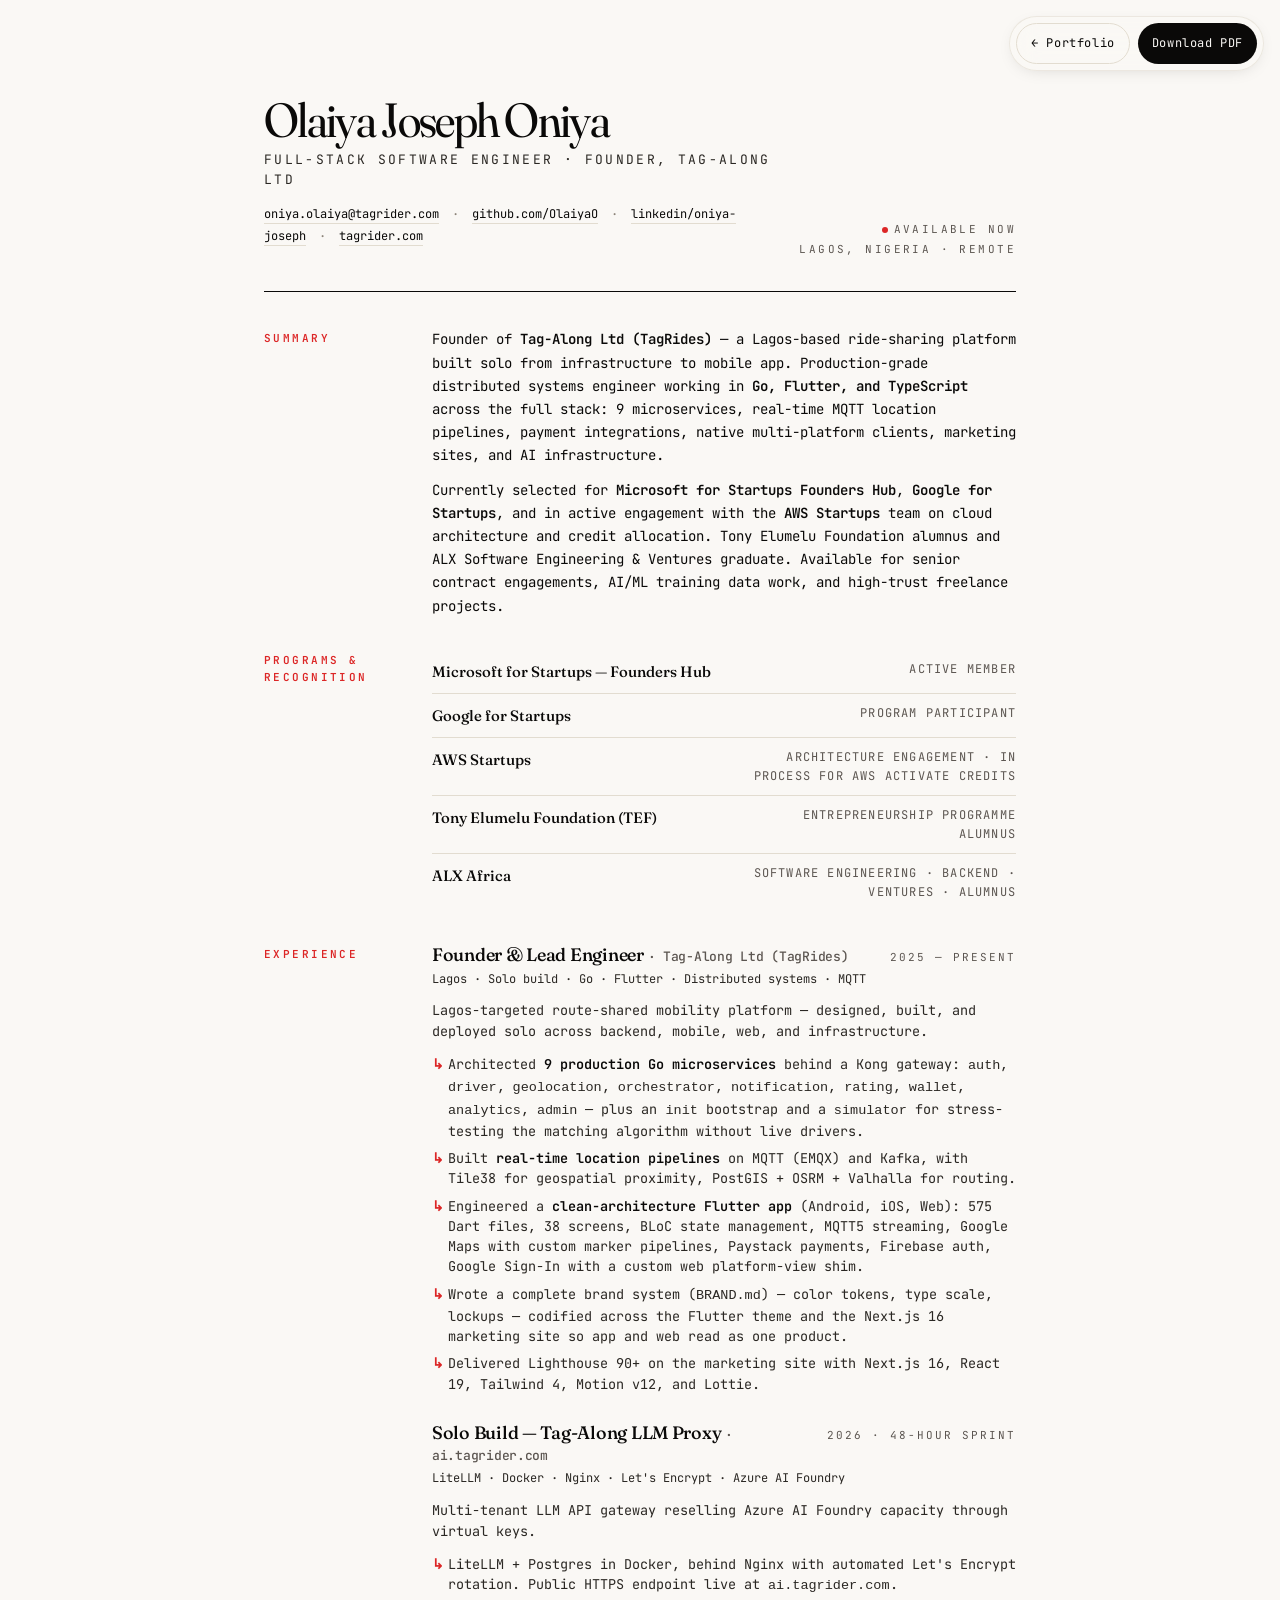
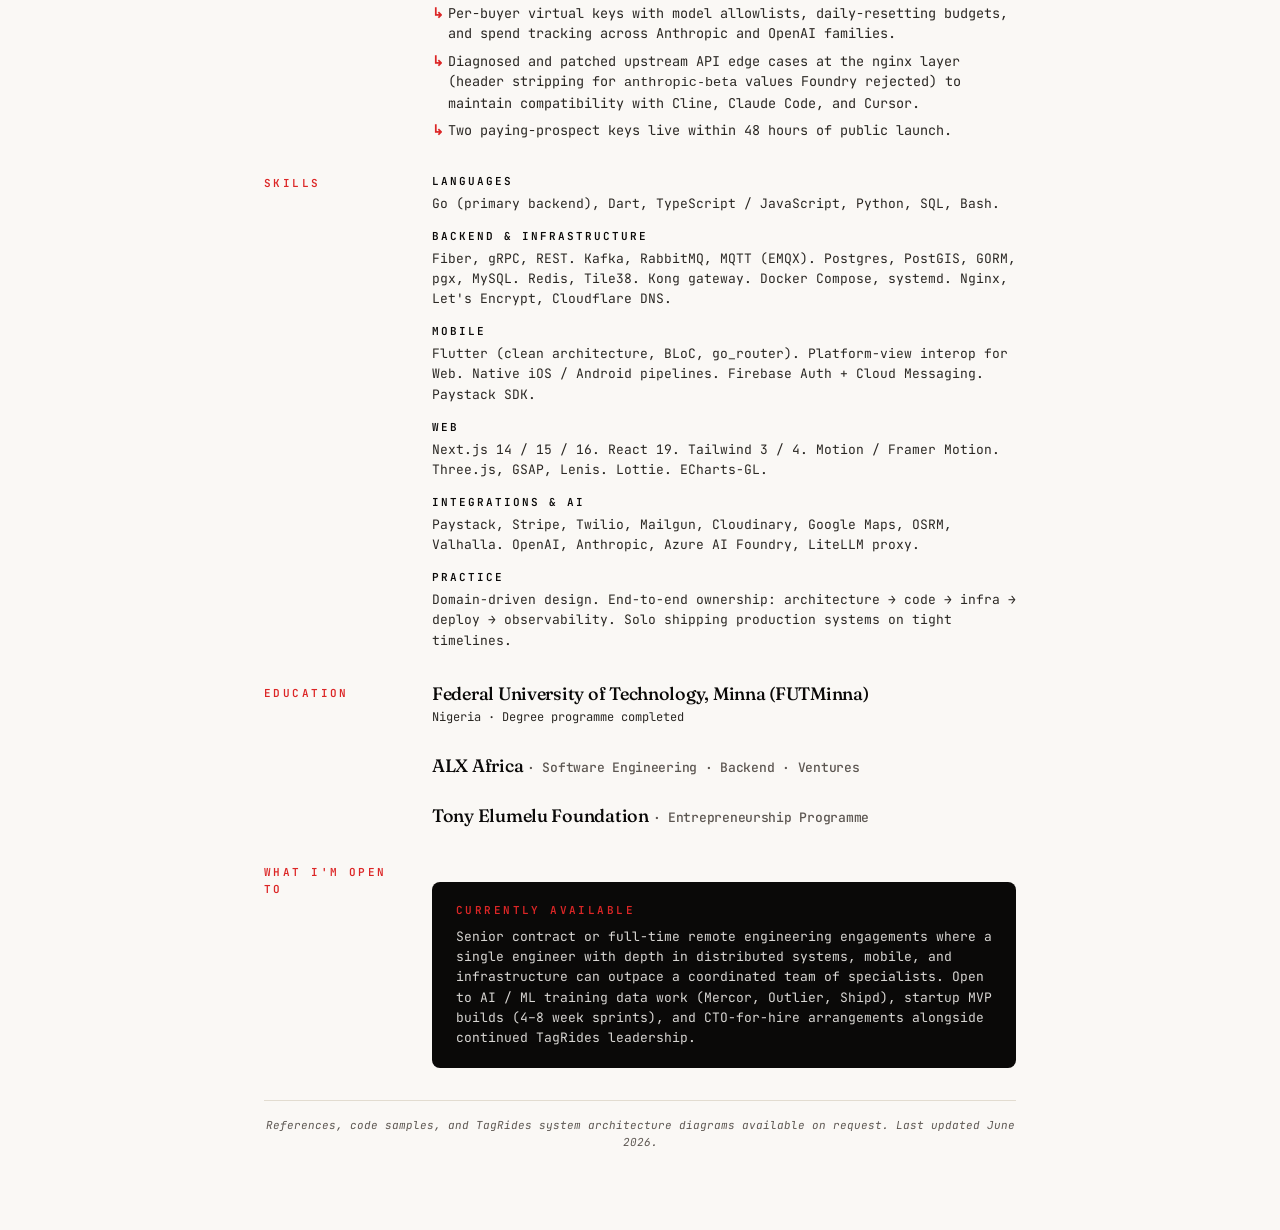
<file: cv/index.html>
<!doctype html>
<html lang="en">
  <head>
    <meta charset="utf-8" />
    <meta name="viewport" content="width=device-width, initial-scale=1" />
    <title>Olaiya Joseph Oniya — CV</title>
    <meta name="description" content="Full-stack software engineer & founder. TagRides. Lagos, Nigeria." />

    <link rel="preconnect" href="https://fonts.googleapis.com" />
    <link rel="preconnect" href="https://fonts.gstatic.com" crossorigin />
    <link
      href="https://fonts.googleapis.com/css2?family=Fraunces:opsz,wght,SOFT@9..144,300..900,0..100&family=JetBrains+Mono:wght@400;500;600;700&display=swap"
      rel="stylesheet"
    />

    <style>
      :root {
        --bg: #FAF8F5;
        --ink: #0A0908;
        --ink-soft: #2A2723;
        --ink-mute: #5C5651;
        --ink-dim: #8C8479;
        --line: #E2DCD0;
        --accent: #DC2626;
        --serif: "Fraunces", "EB Garamond", serif;
        --mono: "JetBrains Mono", ui-monospace, monospace;
      }

      *, *::before, *::after { box-sizing: border-box; }
      html, body { margin: 0; padding: 0; }
      ul { margin: 0; padding: 0; list-style: none; }
      a { color: inherit; text-decoration: none; }
      strong { font-weight: 600; color: var(--ink); }
      em { font-style: italic; }

      body {
        background: var(--bg);
        color: var(--ink);
        font-family: var(--mono);
        font-size: 14px;
        line-height: 1.55;
        -webkit-font-smoothing: antialiased;
        -moz-osx-font-smoothing: grayscale;
      }

      .page {
        max-width: 880px;
        margin: 0 auto;
        padding: 96px 64px 80px;
        position: relative;
      }

      /* Download bar — fixed top right, hidden in print.
         Sits on a frosted-glass tray so content scrolling beneath reads
         as flowing under it, not colliding with the chip text. Same
         mechanic as the main portfolio nav. */
      .actions {
        position: fixed; top: 16px; right: 16px;
        display: flex; gap: 8px;
        z-index: 10;
        padding: 6px;
        background: rgba(250, 248, 245, 0.6);
        -webkit-backdrop-filter: saturate(140%) blur(14px);
        backdrop-filter: saturate(140%) blur(14px);
        border: 1px solid rgba(226, 220, 208, 0.6);
        border-radius: 999px;
        box-shadow: 0 4px 18px -8px rgba(10, 9, 8, 0.18);
      }
      .actions a, .actions button {
        font-family: var(--mono);
        font-size: 12px;
        letter-spacing: 0.05em;
        background: var(--ink); color: var(--bg);
        border: none;
        padding: 10px 14px;
        border-radius: 999px;
        cursor: pointer;
        text-decoration: none;
        transition: background 0.2s ease;
      }
      .actions a:hover, .actions button:hover { background: var(--accent); }
      .actions a.secondary { background: transparent; color: var(--ink); border: 1px solid var(--line); }

      .head {
        display: grid;
        grid-template-columns: 1fr auto;
        gap: 24px;
        align-items: end;
        padding-bottom: 32px;
        border-bottom: 1px solid var(--ink);
        margin-bottom: 36px;
      }
      .name {
        font-family: var(--serif);
        font-variation-settings: "opsz" 144, "SOFT" 30;
        font-weight: 400;
        font-size: 48px;
        line-height: 1;
        letter-spacing: -0.035em;
        margin: 0 0 6px 0;
      }
      .title {
        font-family: var(--mono);
        font-size: 13px;
        text-transform: uppercase;
        letter-spacing: 0.18em;
        color: var(--ink-soft);
        margin: 0 0 14px 0;
      }
      .contact {
        font-size: 12px;
        color: var(--ink-mute);
        line-height: 1.8;
      }
      .contact a { color: var(--ink); border-bottom: 1px solid var(--line); padding-bottom: 1px; }
      .contact a:hover { border-color: var(--accent); color: var(--accent); }
      .contact .sep { margin: 0 6px; color: var(--ink-dim); }

      .location-block {
        text-align: right;
        font-family: var(--mono);
        font-size: 11px;
        text-transform: uppercase;
        letter-spacing: 0.22em;
        color: var(--ink-mute);
        line-height: 1.8;
      }
      .location-block .dot {
        display: inline-block; width: 6px; height: 6px;
        background: var(--accent); border-radius: 50%; vertical-align: middle;
        margin-right: 6px;
      }

      .section {
        margin-bottom: 32px;
        display: grid;
        grid-template-columns: 140px 1fr;
        gap: 28px;
      }
      .section h2 {
        font-family: var(--mono);
        font-size: 11px;
        font-weight: 600;
        text-transform: uppercase;
        letter-spacing: 0.22em;
        color: var(--accent);
        margin: 0;
        padding-top: 2px;
      }
      .section .body { font-size: 14px; }
      .section .body p { margin: 0 0 12px 0; }
      .section .body p:last-child { margin-bottom: 0; }

      /* Summary */
      .summary p { line-height: 1.65; }

      /* Programs table */
      .programs {
        width: 100%;
        border-collapse: collapse;
      }
      .programs tr { border-bottom: 1px solid var(--line); }
      .programs tr:last-child { border-bottom: none; }
      .programs td {
        padding: 10px 0;
        font-size: 13px;
        vertical-align: top;
      }
      .programs td:first-child {
        width: 55%;
        font-family: var(--serif);
        font-variation-settings: "opsz" 24;
        font-weight: 500;
        font-size: 15px;
      }
      .programs td:last-child {
        text-align: right;
        color: var(--ink-mute);
        font-size: 12px;
        text-transform: uppercase;
        letter-spacing: 0.1em;
      }

      /* Experience entry */
      .role {
        margin-bottom: 28px;
      }
      .role:last-child { margin-bottom: 0; }
      .role__head {
        display: flex; justify-content: space-between; align-items: baseline;
        margin-bottom: 4px;
        gap: 12px;
      }
      .role__title {
        font-family: var(--serif);
        font-variation-settings: "opsz" 24, "SOFT" 30;
        font-weight: 500;
        font-size: 18px;
        line-height: 1.2;
        letter-spacing: -0.015em;
        color: var(--ink);
        margin: 0;
      }
      .role__title em { color: var(--ink-mute); font-style: normal; font-family: var(--mono); font-size: 13px; }
      .role__when {
        font-family: var(--mono);
        font-size: 11px;
        text-transform: uppercase;
        letter-spacing: 0.18em;
        color: var(--ink-mute);
        white-space: nowrap;
      }
      .role__sub {
        font-family: var(--mono);
        font-size: 12px;
        color: var(--ink-soft);
        margin: 0 0 10px 0;
      }
      .role__body { font-size: 13.5px; color: var(--ink-soft); }
      .role__body p { margin: 0 0 8px 0; }
      .role__body ul { display: flex; flex-direction: column; gap: 7px; margin: 8px 0 0 0; padding-left: 0; }
      .role__body li {
        position: relative;
        padding-left: 16px;
        line-height: 1.5;
      }
      .role__body li::before {
        content: "↳";
        position: absolute; left: 0; top: 0;
        color: var(--accent);
        font-weight: 600;
      }

      /* Skills */
      .skills__group {
        margin-bottom: 14px;
      }
      .skills__group:last-child { margin-bottom: 0; }
      .skills__group-label {
        font-family: var(--mono);
        font-size: 11px;
        font-weight: 600;
        text-transform: uppercase;
        letter-spacing: 0.18em;
        color: var(--ink);
        margin-bottom: 4px;
      }
      .skills__group-body { color: var(--ink-soft); font-size: 13px; line-height: 1.55; }

      /* Looking for */
      .looking {
        background: var(--ink); color: var(--bg);
        padding: 20px 24px;
        border-radius: 8px;
        margin: 20px 0 0 0;
      }
      .looking h3 {
        font-family: var(--mono);
        font-size: 11px;
        font-weight: 600;
        text-transform: uppercase;
        letter-spacing: 0.22em;
        color: var(--accent);
        margin: 0 0 8px 0;
      }
      .looking p { margin: 0; font-size: 13px; line-height: 1.55; color: rgba(250, 248, 245, 0.86); }

      .footnote {
        margin-top: 32px;
        padding-top: 16px;
        border-top: 1px solid var(--line);
        font-family: var(--mono);
        font-size: 11px;
        color: var(--ink-mute);
        text-align: center;
        font-style: italic;
      }

      /* ============ PRINT ============ */
      @media print {
        @page {
          size: A4;
          margin: 14mm 12mm;
        }
        body { background: white; }
        .actions { display: none !important; }
        .page { padding: 0; max-width: 100%; }
        a { color: inherit !important; border-bottom: none !important; }
        .section { grid-template-columns: 130px 1fr; margin-bottom: 22px; }
        .role { margin-bottom: 20px; }
        .name { font-size: 38px; }
        .head { padding-bottom: 22px; margin-bottom: 28px; }
        .looking { box-shadow: none; }
      }

      @media (max-width: 720px) {
        .page { padding: 72px 24px 48px; }
        .head { grid-template-columns: 1fr; }
        .location-block { text-align: left; margin-top: 8px; }
        .section { grid-template-columns: 1fr; gap: 8px; }
        .section h2 { padding-top: 0; }
        .name { font-size: 36px; }
        .actions { top: 8px; right: 8px; }
      }
    </style>
  </head>
  <body>
    <div class="actions">
      <a href="/" class="secondary">← Portfolio</a>
      <button onclick="window.print()">Download PDF</button>
    </div>

    <div class="page">
      <header class="head">
        <div>
          <h1 class="name">Olaiya Joseph Oniya</h1>
          <p class="title">Full-Stack Software Engineer · Founder, Tag-Along Ltd</p>
          <p class="contact">
            <a href="mailto:oniya.olaiya@tagrider.com">oniya.olaiya@tagrider.com</a>
            <span class="sep">·</span>
            <a href="https://github.com/OlaiyaO" target="_blank" rel="noopener">github.com/OlaiyaO</a>
            <span class="sep">·</span>
            <a href="https://www.linkedin.com/in/oniya-joseph-3721b9186/" target="_blank" rel="noopener">linkedin/oniya-joseph</a>
            <span class="sep">·</span>
            <a href="https://tagrider.com" target="_blank" rel="noopener">tagrider.com</a>
          </p>
        </div>
        <div class="location-block">
          <div><span class="dot"></span>Available now</div>
          <div>Lagos, Nigeria · Remote</div>
        </div>
      </header>

      <!-- ============ SUMMARY ============ -->
      <section class="section summary">
        <h2>Summary</h2>
        <div class="body">
          <p>
            Founder of <strong>Tag-Along Ltd (TagRides)</strong> — a Lagos-based ride-sharing platform built solo from infrastructure to mobile app. Production-grade distributed systems engineer working in <strong>Go, Flutter, and TypeScript</strong> across the full stack: 9 microservices, real-time MQTT location pipelines, payment integrations, native multi-platform clients, marketing sites, and AI infrastructure.
          </p>
          <p>
            Currently selected for <strong>Microsoft for Startups Founders Hub</strong>, <strong>Google for Startups</strong>, and in active engagement with the <strong>AWS Startups</strong> team on cloud architecture and credit allocation. Tony Elumelu Foundation alumnus and ALX Software Engineering &amp; Ventures graduate. Available for senior contract engagements, AI/ML training data work, and high-trust freelance projects.
          </p>
        </div>
      </section>

      <!-- ============ PROGRAMS ============ -->
      <section class="section">
        <h2>Programs &amp; Recognition</h2>
        <div class="body">
          <table class="programs">
            <tr><td>Microsoft for Startups — Founders Hub</td><td>Active member</td></tr>
            <tr><td>Google for Startups</td><td>Program participant</td></tr>
            <tr><td>AWS Startups</td><td>Architecture engagement · in process for AWS Activate credits</td></tr>
            <tr><td>Tony Elumelu Foundation (TEF)</td><td>Entrepreneurship Programme alumnus</td></tr>
            <tr><td>ALX Africa</td><td>Software Engineering · Backend · Ventures · alumnus</td></tr>
          </table>
        </div>
      </section>

      <!-- ============ EXPERIENCE ============ -->
      <section class="section">
        <h2>Experience</h2>
        <div class="body">

          <article class="role">
            <header class="role__head">
              <h3 class="role__title">Founder &amp; Lead Engineer <em>· Tag-Along Ltd (TagRides)</em></h3>
              <span class="role__when">2025 — Present</span>
            </header>
            <p class="role__sub">Lagos · Solo build · Go · Flutter · Distributed systems · MQTT</p>
            <div class="role__body">
              <p>Lagos-targeted route-shared mobility platform — designed, built, and deployed solo across backend, mobile, web, and infrastructure.</p>
              <ul>
                <li>Architected <strong>9 production Go microservices</strong> behind a Kong gateway: <code>auth</code>, <code>driver</code>, <code>geolocation</code>, <code>orchestrator</code>, <code>notification</code>, <code>rating</code>, <code>wallet</code>, <code>analytics</code>, <code>admin</code> — plus an <code>init</code> bootstrap and a <code>simulator</code> for stress-testing the matching algorithm without live drivers.</li>
                <li>Built <strong>real-time location pipelines</strong> on MQTT (EMQX) and Kafka, with Tile38 for geospatial proximity, PostGIS + OSRM + Valhalla for routing.</li>
                <li>Engineered a <strong>clean-architecture Flutter app</strong> (Android, iOS, Web): 575 Dart files, 38 screens, BLoC state management, MQTT5 streaming, Google Maps with custom marker pipelines, Paystack payments, Firebase auth, Google Sign-In with a custom web platform-view shim.</li>
                <li>Wrote a complete brand system (<code>BRAND.md</code>) — color tokens, type scale, lockups — codified across the Flutter theme and the Next.js 16 marketing site so app and web read as one product.</li>
                <li>Delivered Lighthouse 90+ on the marketing site with Next.js 16, React 19, Tailwind 4, Motion v12, and Lottie.</li>
              </ul>
            </div>
          </article>

          <article class="role">
            <header class="role__head">
              <h3 class="role__title">Solo Build — Tag-Along LLM Proxy <em>· ai.tagrider.com</em></h3>
              <span class="role__when">2026 · 48-hour sprint</span>
            </header>
            <p class="role__sub">LiteLLM · Docker · Nginx · Let's Encrypt · Azure AI Foundry</p>
            <div class="role__body">
              <p>Multi-tenant LLM API gateway reselling Azure AI Foundry capacity through virtual keys.</p>
              <ul>
                <li>LiteLLM + Postgres in Docker, behind Nginx with automated Let's Encrypt rotation. Public HTTPS endpoint live at <code>ai.tagrider.com</code>.</li>
                <li>Per-buyer virtual keys with model allowlists, daily-resetting budgets, and spend tracking across Anthropic and OpenAI families.</li>
                <li>Diagnosed and patched upstream API edge cases at the nginx layer (header stripping for <code>anthropic-beta</code> values Foundry rejected) to maintain compatibility with Cline, Claude Code, and Cursor.</li>
                <li>Two paying-prospect keys live within 48 hours of public launch.</li>
              </ul>
            </div>
          </article>

        </div>
      </section>

      <!-- ============ SKILLS ============ -->
      <section class="section">
        <h2>Skills</h2>
        <div class="body">
          <div class="skills__group">
            <div class="skills__group-label">Languages</div>
            <div class="skills__group-body">Go (primary backend), Dart, TypeScript / JavaScript, Python, SQL, Bash.</div>
          </div>
          <div class="skills__group">
            <div class="skills__group-label">Backend &amp; Infrastructure</div>
            <div class="skills__group-body">Fiber, gRPC, REST. Kafka, RabbitMQ, MQTT (EMQX). Postgres, PostGIS, GORM, pgx, MySQL. Redis, Tile38. Kong gateway. Docker Compose, systemd. Nginx, Let's Encrypt, Cloudflare DNS.</div>
          </div>
          <div class="skills__group">
            <div class="skills__group-label">Mobile</div>
            <div class="skills__group-body">Flutter (clean architecture, BLoC, go_router). Platform-view interop for Web. Native iOS / Android pipelines. Firebase Auth + Cloud Messaging. Paystack SDK.</div>
          </div>
          <div class="skills__group">
            <div class="skills__group-label">Web</div>
            <div class="skills__group-body">Next.js 14 / 15 / 16. React 19. Tailwind 3 / 4. Motion / Framer Motion. Three.js, GSAP, Lenis. Lottie. ECharts-GL.</div>
          </div>
          <div class="skills__group">
            <div class="skills__group-label">Integrations &amp; AI</div>
            <div class="skills__group-body">Paystack, Stripe, Twilio, Mailgun, Cloudinary, Google Maps, OSRM, Valhalla. OpenAI, Anthropic, Azure AI Foundry, LiteLLM proxy.</div>
          </div>
          <div class="skills__group">
            <div class="skills__group-label">Practice</div>
            <div class="skills__group-body">Domain-driven design. End-to-end ownership: architecture → code → infra → deploy → observability. Solo shipping production systems on tight timelines.</div>
          </div>
        </div>
      </section>

      <!-- ============ EDUCATION ============ -->
      <section class="section">
        <h2>Education</h2>
        <div class="body">
          <div class="role">
            <header class="role__head">
              <h3 class="role__title">Federal University of Technology, Minna (FUTMinna)</h3>
            </header>
            <p class="role__sub">Nigeria · Degree programme completed</p>
          </div>
          <div class="role">
            <header class="role__head">
              <h3 class="role__title">ALX Africa <em>· Software Engineering · Backend · Ventures</em></h3>
            </header>
          </div>
          <div class="role">
            <header class="role__head">
              <h3 class="role__title">Tony Elumelu Foundation <em>· Entrepreneurship Programme</em></h3>
            </header>
          </div>
        </div>
      </section>

      <!-- ============ LOOKING FOR ============ -->
      <section class="section">
        <h2>What I'm open to</h2>
        <div class="body">
          <div class="looking">
            <h3>Currently available</h3>
            <p>
              Senior contract or full-time remote engineering engagements where a single engineer with depth in distributed systems, mobile, and infrastructure can outpace a coordinated team of specialists. Open to AI / ML training data work (Mercor, Outlier, Shipd), startup MVP builds (4–8 week sprints), and CTO-for-hire arrangements alongside continued TagRides leadership.
            </p>
          </div>
        </div>
      </section>

      <p class="footnote">
        References, code samples, and TagRides system architecture diagrams available on request. Last updated June 2026.
      </p>
    </div>
  </body>
</html>
</file>
